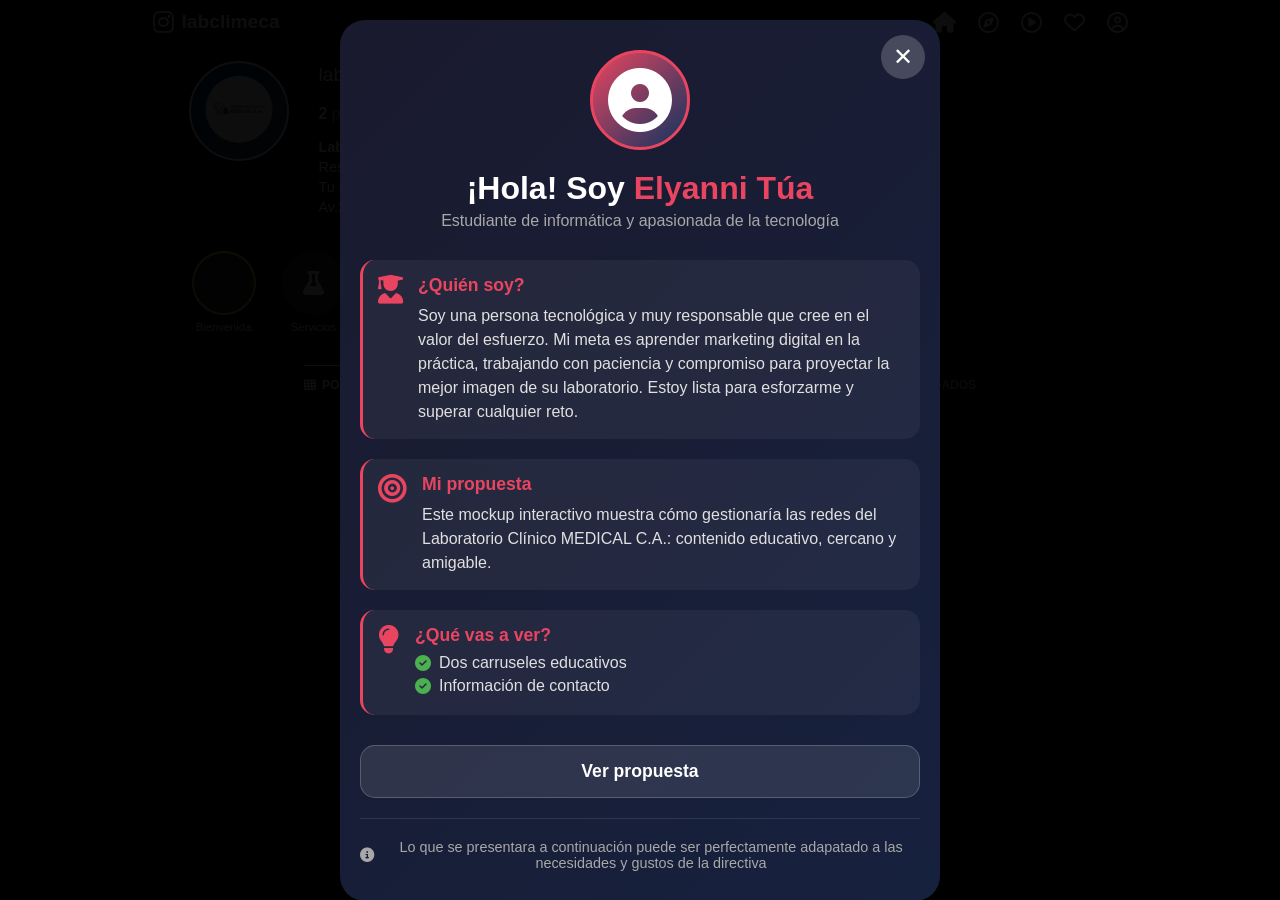
<file: index.html>
<!DOCTYPE html>
<html lang="es">
<head>
    <meta charset="UTF-8">
    <meta name="viewport" content="width=device-width, initial-scale=1.0, maximum-scale=1.0, user-scalable=no">
    <title>Laboratorio Clínico MEDICAL · Propuesta</title>
    <link rel="stylesheet" href="estilos/estilos.css">
    <link rel="stylesheet" href="https://cdnjs.cloudflare.com/ajax/libs/font-awesome/6.4.0/css/all.min.css">
</head>
<body>
    <!-- BARRA SUPERIOR -->
    <div class="navbar">
        <div class="nav-container">
            <div class="logo">
                <i class="fab fa-instagram"></i>
                <span>labclimeca</span>
            </div>
            <div class="nav-icons">
                <i class="fas fa-home"></i>
                <i class="far fa-compass"></i>
                <i class="far fa-play-circle"></i>
                <i class="far fa-heart" id="notificationsIcon"></i>
                <i class="far fa-user-circle"></i>
            </div>
        </div>
    </div>

    <!-- PERFIL -->
    <div class="profile-container">
        <div class="profile-header">
            <div class="profile-avatar-section">
                <div class="profile-avatar" id="profileAvatar">
                    <img src="img/logo-lab.png" alt="Laboratorio Medical"
                        style="width: 100%; height: 100%; object-fit: cover; border-radius: 50%;">
                </div>
            </div>
            
            <div class="profile-info-section">
                <div class="profile-username-row">
                    <h2>labclimeca</h2>
                    <button class="edit-profile-btn" id="followBtn">Seguir</button>
                    <button class="edit-profile-btn secondary" id="messageBtn">
                        <i class="far fa-envelope"></i> Mensaje
                    </button>
                    <i class="fas fa-chevron-down"></i>
                </div>
                
                <div class="profile-stats">
                    <div class="stat-item" id="postsStat">
                        <span class="stat-number">2</span> <span class="stat-label">posts</span>
                    </div>
                    <div class="stat-item" id="followersStat">
                        <span class="stat-number">1.5k</span> <span class="stat-label">followers</span>
                    </div>
                    <div class="stat-item" id="followingStat">
                        <span class="stat-number">15</span> <span class="stat-label">following</span>
                    </div>
                </div>
                
                <div class="profile-bio">
                    <p class="bio-name">Laboratorio Clínico MEDICAL C.A.</p>
                    <p class="bio-category">Resultados seguros · Calidad humana</p>
                    <p class="bio-link">Tu salud merece resultados clínicos seguros y la calidez humana que nos define</p>
                    <p class="bio-date">Av.23 con Calle 2 y Av. 13 de junio diagonal a Farmatodo Acarigua, Araure 3303</p>
                    
                </div>
                
                <div class="profile-actions">
                    <button class="action-btn" id="followBtnMobile">Seguir</button>
                    <button class="action-btn" id="messageBtnMobile">Mensaje</button>
                    <button class="action-btn">Contacto</button>
                </div>
            </div>
        </div>

        <!-- HISTORIAS DESTACADAS -->
        <div class="highlights-container">
            <div class="highlight" id="welcomeHighlight">
                <div class="highlight-circle has-story">
                    <i class="fas fa-hand-wave"></i>
                </div>
                <p>Bienvenida</p>
            </div>
            <div class="highlight">
                <div class="highlight-circle has-story">
                    <i class="fas fa-flask"></i>
                </div>
                <p>Servicios</p>
            </div>
            <div class="highlight">
                <div class="highlight-circle">
                    <i class="fas fa-users"></i>
                </div>
                <p>Equipo</p>
            </div>
            <div class="highlight">
                <div class="highlight-circle">
                    <i class="fas fa-calendar"></i>
                </div>
                <p>Horarios</p>
            </div>
        </div>

        <!-- PESTAÑAS -->
        <div class="profile-tabs">
            <div class="tab active" id="postsTab">
                <i class="fas fa-th"></i> <span>POSTS</span>
            </div>
            <div class="tab" id="reelsTab">
                <i class="fas fa-film"></i> <span>REELS</span>
            </div>
            <div class="tab" id="savedTab">
                <i class="far fa-bookmark"></i> <span>GUARDADOS</span>
            </div>
        </div>

        <!-- GRID DE POSTS -->
        <div class="posts-grid" id="postsGrid"></div>
    </div>

    <!-- MODAL DE BIENVENIDA PERSONAL -->
    <div class="welcome-modal" id="welcomeModal"> 
        <div class="welcome-content personal-theme">
            <button class="welcome-close" id="closeWelcomeModal">✕</button>
            
            <div class="welcome-header personal-header">
                <div class="personal-avatar">
                    <i class="fas fa-user-circle"></i>
                </div>
                <h1 class="personal-name">¡Hola! Soy <span>Elyanni Túa</span></h1>
                <p class="personal-title">Estudiante de informática y apasionada de la tecnología</p>
            </div>
            
            <div class="welcome-body personal-body">
                <div class="personal-section">
                    <i class="fas fa-user-graduate"></i>
                    <div>
                        <h3>¿Quién soy?</h3>
                        <p>Soy una persona tecnológica y muy responsable que cree en el valor del esfuerzo. Mi meta es 
                            aprender marketing digital en la práctica, trabajando con paciencia y compromiso 
                            para proyectar la mejor imagen de su laboratorio. Estoy lista para esforzarme y superar cualquier reto.</p>
                    </div>
                </div>
                
                <div class="personal-section">
                    <i class="fas fa-bullseye"></i>
                    <div>
                        <h3>Mi propuesta</h3>
                        <p>Este mockup interactivo muestra cómo gestionaría las redes del Laboratorio Clínico MEDICAL C.A.: contenido educativo, cercano y amigable.
                        </p>
                    </div>
                </div>
                
                <div class="personal-section">
                    <i class="fas fa-lightbulb"></i>
                    <div>
                        <h3>¿Qué vas a ver?</h3>
                        <ul>
                            <li><i class="fas fa-check-circle"></i> Dos carruseles educativos</li>
                            <li><i class="fas fa-check-circle"></i> Información de contacto</li>
                        </ul>
                    </div>
                </div>
            </div>
            
            <div class="welcome-actions">
                <button class="welcome-btn secondary" id="remindLater">
                    Ver propuesta
                </button>
            </div>
            
            <p class="welcome-footer">
                <i class="fas fa-info-circle"></i>
                Lo que se presentara a continuación puede ser perfectamente adapatado a las necesidades y gustos 
                de la directiva
            </p>
        </div>
    </div>

    <!-- MODAL DEL CARRUSEL -->
    <div class="post-modal" id="postModal">
        <div class="post-modal-container">
            <div class="post-modal-header">
                <i class="fas fa-arrow-left" id="closePostModal"></i>
                <div class="post-modal-user">
                    <i class="far fa-user-circle"></i>
                    <span>labclimeca</span>
                </div>
                <i class="fas fa-ellipsis-h"></i>
            </div>
            
            <div class="carousel-container">
                <div class="carousel-track" id="carouselTrack"></div>
                <button class="carousel-btn prev" id="carouselPrev"><i class="fas fa-chevron-left"></i></button>
                <button class="carousel-btn next" id="carouselNext"><i class="fas fa-chevron-right"></i></button>
                <div class="carousel-indicators" id="carouselIndicators"></div>
            </div>
            
            <div class="post-modal-content">
                <div class="post-modal-actions">
                    <div class="post-actions-left">
                        <i class="far fa-heart"></i>
                        <i class="far fa-comment"></i>
                        <i class="far fa-paper-plane"></i>
                    </div>
                    <i class="far fa-bookmark"></i>
                </div>
                <div class="post-modal-likes" id="postModalLikes"></div>
                <div class="post-modal-caption" id="postModalCaption"></div>
                <div class="post-modal-comments" id="postModalComments"></div>
                <div class="post-modal-time" id="postModalTime"></div>
                <div class="post-modal-add-comment">
                    <i class="far fa-smile"></i>
                    <input type="text" placeholder="Agrega un comentario...">
                    <button class="post-btn">Publicar</button>
                </div>
            </div>
        </div>
    </div>

    <!-- NOTIFICACIÓN -->
    <div class="notification-modal" id="notificationModal">
        <div class="modal-content">
            <i class="fas fa-heart"></i>
            <p id="notificationMessage"></p>
        </div>
    </div>

    <script src="js/script.js"></script>
</body>
</html>
</file>
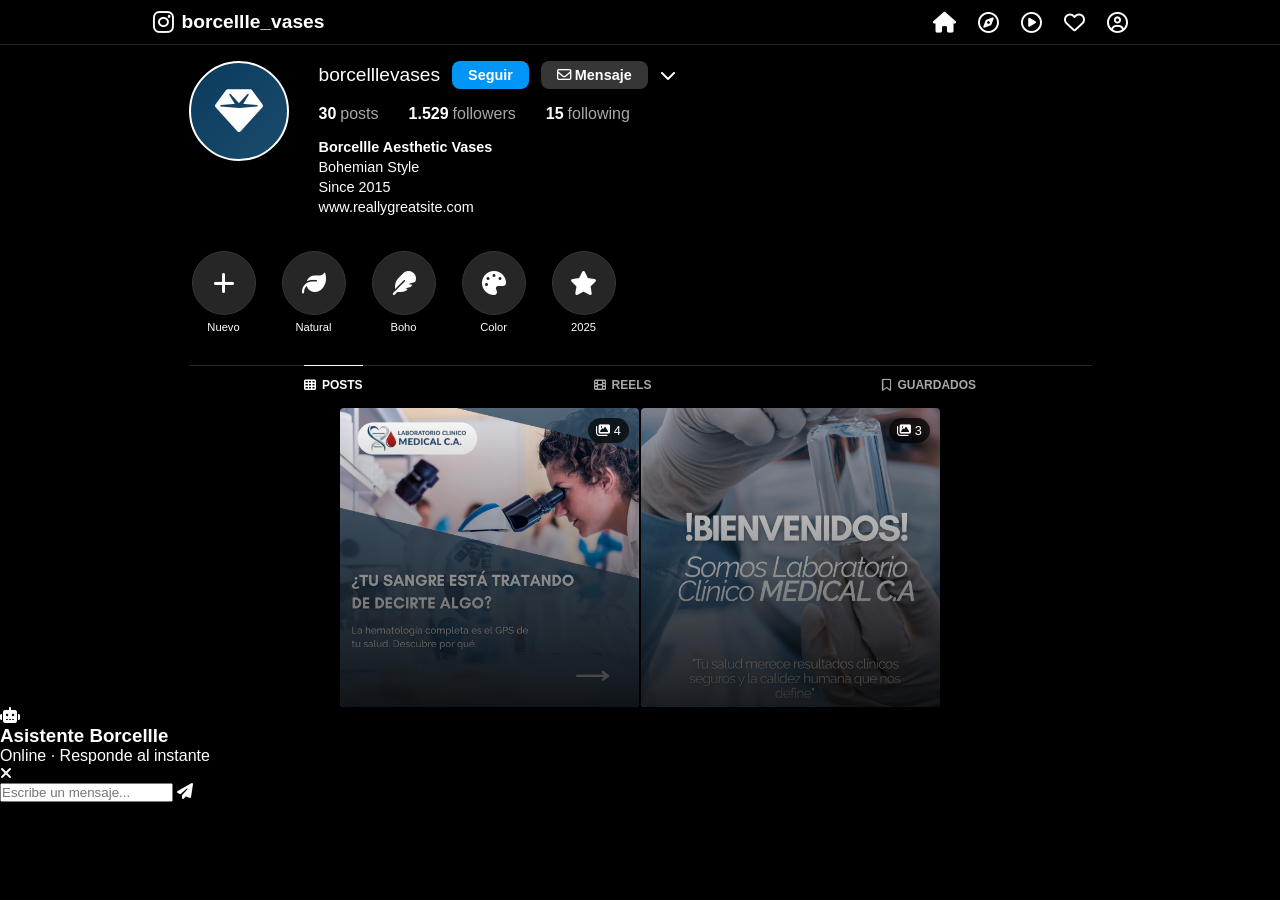
<file: feed.html>
<!DOCTYPE html>
<html lang="es">
<head>
    <meta charset="UTF-8">
    <meta name="viewport" content="width=device-width, initial-scale=1.0">
    <title>Borcellle Vases · Perfil IG</title>
    <link rel="stylesheet" href="estilos/estilos.css">
    <link rel="stylesheet" href="https://cdnjs.cloudflare.com/ajax/libs/font-awesome/6.4.0/css/all.min.css">
    <link href="https://fonts.googleapis.com/css2?family=Inter:wght@300;400;500;600;700&display=swap" rel="stylesheet">
</head>
<body>
    <!-- BARRA SUPERIOR -->
    <div class="navbar">
        <div class="nav-container">
            <div class="logo">
                <i class="fab fa-instagram"></i>
                <span>borcellle_vases</span>
            </div>
            <div class="nav-icons">
                <i class="fas fa-home"></i>
                <i class="far fa-compass"></i>
                <i class="far fa-play-circle"></i>
                <i class="far fa-heart" id="notificationsIcon"></i>
                <i class="far fa-user-circle"></i>
            </div>
        </div>
    </div>

    <!-- PERFIL (igual que antes) -->
    <div class="profile-container">
        <div class="profile-header">
            <div class="profile-avatar-section">
                <div class="profile-avatar">
                    <i class="fas fa-gem"></i>
                </div>
            </div>
            
            <div class="profile-info-section">
                <div class="profile-username-row">
                    <h2>borcelllevases</h2>
                    <button class="edit-profile-btn" id="followBtn">Seguir</button>
                    <button class="edit-profile-btn secondary" id="messageBtn">
                        <i class="far fa-envelope"></i> Mensaje
                    </button>
                    <i class="fas fa-chevron-down"></i>
                </div>
                
                <div class="profile-stats">
                    <div class="stat-item" id="postsStat">
                        <span class="stat-number">30</span> <span class="stat-label">posts</span>
                    </div>
                    <div class="stat-item" id="followersStat">
                        <span class="stat-number">1.529</span> <span class="stat-label">followers</span>
                    </div>
                    <div class="stat-item" id="followingStat">
                        <span class="stat-number">15</span> <span class="stat-label">following</span>
                    </div>
                </div>
                
                <div class="profile-bio">
                    <p class="bio-name">Borcellle Aesthetic Vases</p>
                    <p class="bio-category">Bohemian Style</p>
                    <p class="bio-date">Since 2015</p>
                    <p class="bio-link">www.reallygreatsite.com</p>
                </div>
                
                <div class="profile-actions">
                    <button class="action-btn" id="followBtnMobile">Seguir</button>
                    <button class="action-btn" id="messageBtnMobile">Mensaje</button>
                    <button class="action-btn">Contacto</button>
                </div>
            </div>
        </div>

        <!-- HISTORIAS -->
        <div class="highlights-container">
            <div class="highlight">
                <div class="highlight-circle">
                    <i class="fas fa-plus"></i>
                </div>
                <p>Nuevo</p>
            </div>
            <div class="highlight">
                <div class="highlight-circle has-story">
                    <i class="fas fa-leaf"></i>
                </div>
                <p>Natural</p>
            </div>
            <div class="highlight">
                <div class="highlight-circle has-story">
                    <i class="fas fa-feather"></i>
                </div>
                <p>Boho</p>
            </div>
            <div class="highlight">
                <div class="highlight-circle has-story">
                    <i class="fas fa-palette"></i>
                </div>
                <p>Color</p>
            </div>
            <div class="highlight">
                <div class="highlight-circle has-story">
                    <i class="fas fa-star"></i>
                </div>
                <p>2025</p>
            </div>
        </div>

        <!-- PESTAÑAS -->
        <div class="profile-tabs">
            <div class="tab active" id="postsTab">
                <i class="fas fa-th"></i> POSTS
            </div>
            <div class="tab" id="reelsTab">
                <i class="fas fa-film"></i> REELS
            </div>
            <div class="tab" id="savedTab">
                <i class="far fa-bookmark"></i> GUARDADOS
            </div>
        </div>

        <!-- GRID DE POSTS -->
        <div class="posts-grid" id="postsGrid"></div>
    </div>

    <!-- MODAL DE NOTIFICACIÓN -->
    <div class="notification-modal" id="notificationModal">
        <div class="modal-content">
            <i class="fas fa-heart"></i>
            <p id="notificationMessage"></p>
        </div>
    </div>

    <!-- 🆕 NUEVO: MODAL DEL CHATBOT -->
    <div class="chat-modal" id="chatModal">
        <div class="chat-container">
            <div class="chat-header">
                <div class="chat-header-info">
                    <i class="fas fa-robot"></i>
                    <div>
                        <h3>Asistente Borcellle</h3>
                        <p>Online · Responde al instante</p>
                    </div>
                </div>
                <i class="fas fa-times" id="closeChat"></i>
            </div>
            
            <div class="chat-messages" id="chatMessages">
                <!-- Los mensajes se insertan aquí con JavaScript -->
            </div>
            
            <div class="chat-input-area">
                <div class="quick-replies" id="quickReplies">
                    <!-- Botones de respuesta rápida -->
                </div>
                <div class="input-wrapper">
                    <input type="text" id="chatInput" placeholder="Escribe un mensaje...">
                    <i class="fas fa-paper-plane" id="sendMessage"></i>
                </div>
            </div>
        </div>
    </div>

    <!-- ⬇️ IMPORTANTE: EL SCRIPT VA JUSTO ANTES DE CERRAR BODY -->
    <script src="js/script.js"></script>
</body>
</html>
</file>
<file: estilos/estilos.css>
* {
    margin: 0;
    padding: 0;
    box-sizing: border-box;
}

body {
    font-family: -apple-system, BlinkMacSystemFont, 'Segoe UI', Roboto, Helvetica, Arial, sans-serif;
    background-color: #000;
    color: #fff;
    padding-top: 0;
}

/* ===== NAVBAR ===== */
.navbar {
    position: sticky;
    top: 0;
    width: 100%;
    background-color: #000;
    border-bottom: 0.5px solid #262626;
    padding: 0 16px;
    z-index: 100;
}

.nav-container {
    max-width: 975px;
    margin: 0 auto;
    display: flex;
    justify-content: space-between;
    align-items: center;
    height: 44px;
}

.logo {
    display: flex;
    align-items: center;
    gap: 8px;
    font-size: 1.2rem;
    font-weight: 600;
}

.logo i {
    font-size: 1.5rem;
    color: #fff;
}

.logo span {
    display: none;
}

.nav-icons {
    display: flex;
    gap: 22px;
    font-size: 1.3rem;
}

.nav-icons i {
    cursor: pointer;
    color: #fff;
}

/* ===== PERFIL ===== */
.profile-container {
    max-width: 935px;
    margin: 0 auto;
    padding: 16px 16px 0;
}

.profile-header {
    display: flex;
    gap: 30px;
    margin-bottom: 24px;
    flex-wrap: wrap;
}

.profile-avatar-section {
    flex-shrink: 0;
}

.profile-avatar {
    width: 100px;
    height: 100px;
    border-radius: 50%;
    background: linear-gradient(135deg, #0b3b5c, #1a4b6d);
    display: flex;
    align-items: center;
    justify-content: center;
    font-size: 3rem;
    color: white;
    border: 2px solid #fff;
}

.profile-info-section {
    flex: 1;
}

.profile-username-row {
    display: flex;
    align-items: center;
    gap: 12px;
    margin-bottom: 16px;
    flex-wrap: wrap;
}

.profile-username-row h2 {
    font-size: 1.2rem;
    font-weight: 500;
    color: #fff;
}

.edit-profile-btn {
    background-color: #363636;
    color: #fff;
    border: none;
    padding: 6px 16px;
    border-radius: 8px;
    font-weight: 600;
    font-size: 0.9rem;
    cursor: pointer;
}

.edit-profile-btn.secondary {
    background-color: #363636;
}

.profile-stats {
    display: flex;
    gap: 30px;
    margin-bottom: 16px;
}

.stat-item {
    cursor: pointer;
    display: flex;
    gap: 4px;
}

.stat-number {
    font-weight: 600;
    color: #fff;
}

.stat-label {
    font-weight: 400;
    color: #a8a8a8;
}

.profile-bio p {
    margin-bottom: 4px;
    color: #fff;
    font-size: 0.9rem;
}

.bio-name {
    font-weight: 600;
}

.bio-link {
    color: #3897f0;
    text-decoration: none;
}

.profile-actions {
    display: none;
    gap: 8px;
    margin-top: 20px;
}

.action-btn {
    flex: 1;
    background: #363636;
    border: none;
    padding: 8px;
    border-radius: 8px;
    font-weight: 600;
    color: #fff;
    cursor: pointer;
}

/* ===== HIGHLIGHTS (CORREGIDO - SOLO BIENVENIDA CON AMARILLO) ===== */
.highlights-container {
    display: flex;
    gap: 20px;
    margin-bottom: 24px;
    overflow-x: auto;
    padding: 8px 0;
    scrollbar-width: none;
}

.highlights-container::-webkit-scrollbar {
    display: none;
}

.highlight {
    display: flex;
    flex-direction: column;
    align-items: center;
    gap: 6px;
    min-width: 70px;
    cursor: pointer;
}

.highlight-circle {
    width: 64px;
    height: 64px;
    border-radius: 50%;
    background: #262626;
    display: flex;
    align-items: center;
    justify-content: center;
    font-size: 1.5rem;
    color: #fff;
    border: 1px solid #363636;  /* ← BORDE GRIS PARA TODAS POR DEFECTO */
}

/* SOLO la historia de Bienvenida tiene borde amarillo */
#welcomeHighlight .highlight-circle {
    border: 2px solid #ffd966;  /* ← AMARILLO SOLO PARA BIENVENIDA */
}

.highlight p {
    font-size: 0.7rem;
    color: #fff;
}

/* ===== TABS ===== */
.profile-tabs {
    display: flex;
    justify-content: space-around;
    border-top: 1px solid #262626;
    margin-bottom: 4px;
}

.tab {
    display: flex;
    align-items: center;
    gap: 6px;
    padding: 12px 0;
    font-size: 0.75rem;
    font-weight: 600;
    color: #a8a8a8;
    cursor: pointer;
    border-top: 1px solid transparent;
    margin-top: -1px;
}

.tab.active {
    color: #fff;
    border-top-color: #fff;
}

/* ===== POSTS GRID ===== */
.posts-grid {
    display: grid;
    grid-template-columns: repeat(2, 1fr);
    gap: 2px;
    margin-top: 4px;
    max-width: 600px;
    margin-left: auto;
    margin-right: auto;
}

.grid-item {
    aspect-ratio: 1;
    cursor: pointer;
    display: flex;
    flex-direction: column;
    align-items: center;
    justify-content: center;
    color: white;
    position: relative;
    border-radius: 4px;
    overflow: hidden;
    background-size: cover !important;
    background-position: center !important;
}

.grid-item-content {
    width: 100%;
    height: 100%;
    display: flex;
    flex-direction: column;
    justify-content: flex-end;
    padding: 15px;
    background: linear-gradient(to top, rgba(0,0,0,0.8), transparent);
}

.grid-item-content i {
    font-size: 2rem;
    margin-bottom: 5px;
}

.multi-icon {
    position: absolute;
    top: 10px;
    right: 10px;
    background: rgba(0,0,0,0.7);
    padding: 5px 8px;
    border-radius: 20px;
    font-size: 0.8rem;
    z-index: 3;
}

/* ===== MODAL DE BIENVENIDA PERSONAL ===== */
.welcome-modal {
    display: none;
    position: fixed;
    top: 0;
    left: 0;
    width: 100%;
    height: 100%;
    background: rgba(0, 0, 0, 0.95);
    z-index: 3000;
    overflow-y: auto;
    -webkit-overflow-scrolling: touch;
}

.welcome-content {
    max-width: 600px;
    margin: 20px auto;
    background: linear-gradient(135deg, #1a1a2e, #16213e);
    border-radius: 25px;
    padding: 30px 20px;
    color: white;
    position: relative;
}

.welcome-close {
    position: absolute;
    top: 15px;
    right: 15px;
    background: rgba(255,255,255,0.2);
    border: none;
    color: white;
    font-size: 1.5rem;
    cursor: pointer;
    width: 44px;
    height: 44px;
    border-radius: 50%;
    display: flex;
    align-items: center;
    justify-content: center;
    z-index: 10;
}

.personal-header {
    text-align: center;
    margin-bottom: 30px;
}

.personal-avatar {
    width: 100px;
    height: 100px;
    border-radius: 50%;
    background: linear-gradient(135deg, #e94560, #0f3460);
    display: flex;
    align-items: center;
    justify-content: center;
    margin: 0 auto 20px;
    font-size: 4rem;
    color: white;
    border: 3px solid #e94560;
}

.personal-name {
    font-size: 2rem;
    margin-bottom: 5px;
}

.personal-name span {
    color: #e94560;
    font-weight: 700;
}

.personal-title {
    color: #a8a8a8;
    font-size: 1rem;
}

.personal-body {
    display: flex;
    flex-direction: column;
    gap: 20px;
    margin-bottom: 30px;
}

.personal-section {
    display: flex;
    gap: 15px;
    background: rgba(255, 255, 255, 0.05);
    padding: 15px;
    border-radius: 15px;
    border-left: 3px solid #e94560;
}

.personal-section i {
    font-size: 1.8rem;
    color: #e94560;
    flex-shrink: 0;
}

.personal-section h3 {
    margin-bottom: 8px;
    font-size: 1.1rem;
    color: #e94560;
}

.personal-section p {
    color: #e0e0e0;
    line-height: 1.5;
}

.personal-section ul {
    list-style: none;
    padding: 0;
}

.personal-section li {
    margin-bottom: 5px;
    display: flex;
    align-items: center;
    gap: 8px;
    color: #e0e0e0;
}

.personal-section li i {
    font-size: 1rem;
    color: #4caf50;
}

.welcome-actions {
    display: flex;
    gap: 15px;
    margin-bottom: 20px;
}

.welcome-btn {
    flex: 1;
    padding: 15px;
    border: none;
    border-radius: 15px;
    font-weight: 600;
    cursor: pointer;
    display: flex;
    align-items: center;
    justify-content: center;
    gap: 10px;
    min-height: 50px;
    font-size: 1.1rem;
}

.welcome-btn.primary {
    background: #e94560;
    color: white;
}

.welcome-btn.primary:hover {
    background: #ff5e7a;
}

.welcome-btn.secondary {
    background: rgba(255,255,255,0.1);
    border: 1px solid rgba(255,255,255,0.2);
    color: white;
}

.welcome-footer {
    text-align: center;
    color: #a8a8a8;
    font-size: 0.9rem;
    display: flex;
    align-items: center;
    justify-content: center;
    gap: 8px;
    padding-top: 20px;
    border-top: 1px solid rgba(255,255,255,0.1);
}

/* ===== CARRUSEL CORREGIDO ===== */
.carousel-container {
    position: relative;
    width: 100%;
    background: #000;
    overflow: hidden;
}

.carousel-track {
    display: flex;
    transition: transform 0.3s ease;
}

.carousel-slide {
    flex: 0 0 100%;
    min-height: 500px;
    display: flex;
    align-items: center;
    justify-content: center;
    background-color: #1a1a1a;  /* ← Fondo gris oscuro, no negro */
}

.carousel-image {
    max-width: 100%;
    max-height: 100%;
    width: auto;
    height: auto;
    object-fit: contain;
    display: block;
    margin: 0 auto;
}

.carousel-btn {
    position: absolute;
    top: 50%;
    transform: translateY(-50%);
    width: 40px;
    height: 40px;
    border-radius: 50%;
    background: rgba(0,0,0,0.6);
    border: none;
    color: white;
    font-size: 1.2rem;
    cursor: pointer;
    z-index: 10;
    display: flex;
    align-items: center;
    justify-content: center;
}

.carousel-btn.prev {
    left: 15px;
}

.carousel-btn.next {
    right: 15px;
}

.carousel-btn.hidden {
    display: none;
}

.carousel-indicators {
    position: absolute;
    bottom: 15px;
    left: 50%;
    transform: translateX(-50%);
    display: flex;
    gap: 8px;
    z-index: 10;
    background: rgba(0,0,0,0.5);
    padding: 8px 12px;
    border-radius: 20px;
}

.indicator {
    width: 6px;
    height: 6px;
    border-radius: 50%;
    background: rgba(255,255,255,0.5);
    cursor: pointer;
}

.indicator.active {
    width: 20px;
    border-radius: 10px;
    background: #ffd966;
}

/* ===== POST MODAL ===== */
.post-modal {
    display: none;
    position: fixed;
    top: 0;
    left: 0;
    width: 100%;
    height: 100%;
    background: #000;
    z-index: 2000;
    overflow-y: auto;
}

.post-modal-header {
    display: flex;
    justify-content: space-between;
    align-items: center;
    padding: 12px 16px;
    border-bottom: 0.5px solid #262626;
    background: #000;
    position: sticky;
    top: 0;
    z-index: 10;
}

.post-modal-header i {
    font-size: 1.3rem;
    color: #fff;
    cursor: pointer;
}

.post-modal-content {
    padding: 16px;
}

.post-modal-actions {
    display: flex;
    justify-content: space-between;
    font-size: 1.5rem;
    color: #fff;
    margin-bottom: 12px;
}

.post-actions-left {
    display: flex;
    gap: 16px;
}

/* ===== NOTIFICACIÓN ===== */
.notification-modal {
    display: none;
    position: fixed;
    top: 60px;
    right: 20px;
    background: #262626;
    border-radius: 12px;
    z-index: 1000;
}

.modal-content {
    padding: 12px 20px;
    display: flex;
    align-items: center;
    gap: 12px;
    color: #fff;
}

/* ===== RESPONSIVE ===== */
@media (min-width: 736px) {
    .logo span {
        display: inline;
    }
}

@media (max-width: 735px) {
    .profile-header {
        flex-direction: column;
        align-items: center;
        text-align: center;
    }
    
    .edit-profile-btn {
        display: none;
    }
    
    .profile-actions {
        display: flex;
    }
    
    .tab span {
        display: none;
    }
    
    .carousel-slide {
        min-height: 400px;
    }
    
    .carousel-btn {
        width: 44px;
        height: 44px;
    }
    
    .welcome-content {
        margin: 10px;
        padding: 25px 15px;
    }
    
    .welcome-actions {
        flex-direction: column;
    }
    
    .nav-icons {
        gap: 15px;
    }
    
    .nav-icons i {
        font-size: 1.5rem;
        padding: 5px;
    }
}
</file>
